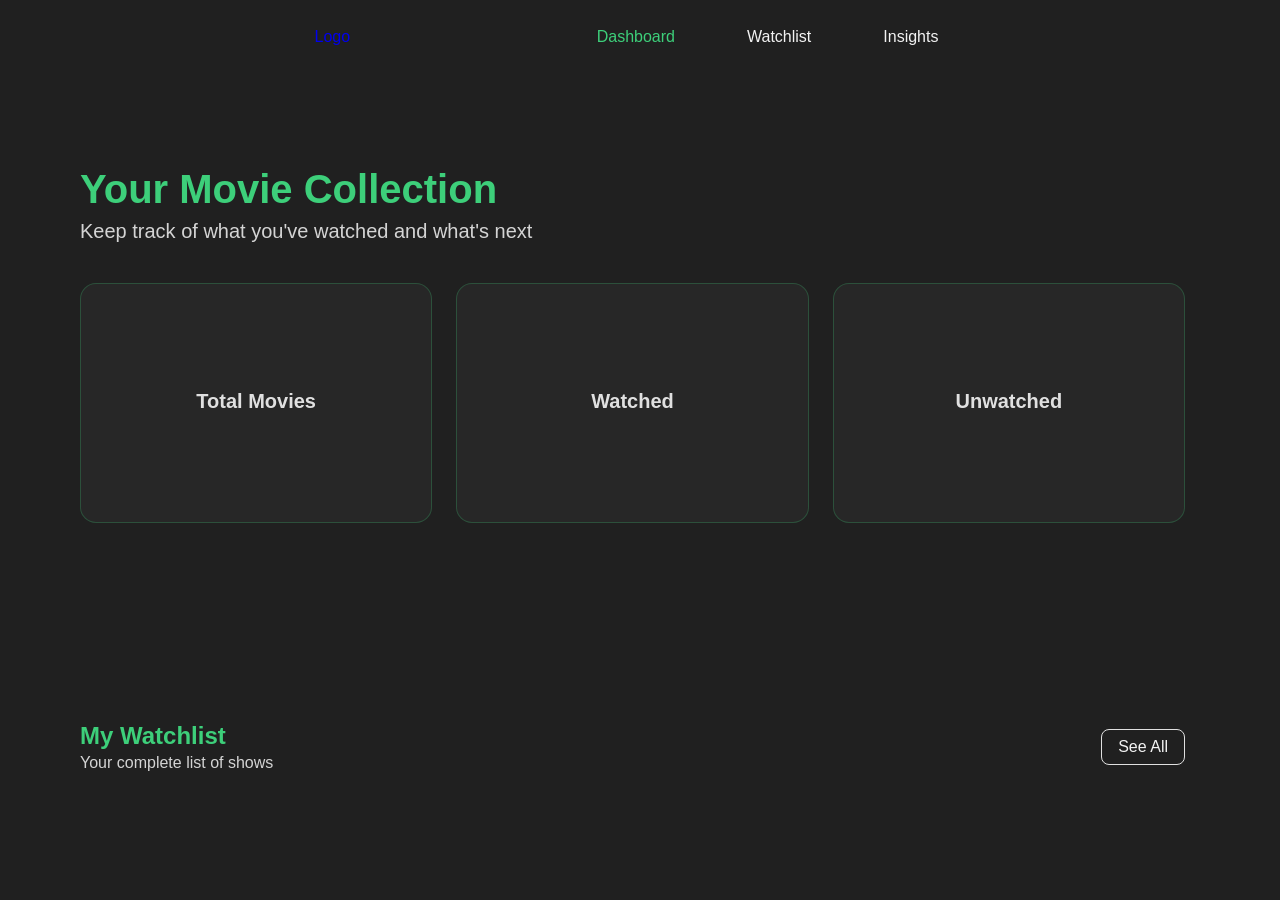
<file: index.html>
<!DOCTYPE html>
<html lang="en">
<head>
    <meta charset="UTF-8">
    <meta name="viewport" content="width=device-width, initial-scale=1.0">
    <link rel = "stylesheet" href = "style.css">
    <title>Movie Watchlist</title>
</head>
<body>
    <main>
        <!-- Navigation Bar-->

        <header>
            <nav id = "navbar" class="navbar">
                <a class = "logo" href = "/">Logo</a>

                <ul class = "nav-menu">
                    <li><a href = "index.html" class = "active">Dashboard</a></li>
                    <li><a href = "watchlist.html">Watchlist</a></li>
                    <li><a href = "insights.html">Insights</a></li>
                </ul>
            </nav>
        </header>

        <!-- Dashboard Section -->

        <section id = "dashboard-section" class = "dashboard-section">
            <div id = "dashboard-container" class = "dashboard-container">
                <div class = "dbstats-block">
                    <div class = "dbtext-block">
                        <h1 class = "dashboard-title">Your Movie Collection</h1>
                        <p class = "dashboard-subtitle">Keep track of what you've watched and what's next</p>
                    </div>

                    <div class = "movie-stats-cards">
                        <article class = "movie-stat-card">
                            <h3>Total Movies</h3>
                            <p class = "home-total-movies"></p>
                        </article>
                        <article class = "movie-stat-card">
                            <h3>Watched</h3>
                            <p class = "home-watched-movies"></p>
                        </article>
                        <article class = "movie-stat-card">
                            <h3>Unwatched</h3>
                            <p class = "home-unwatched-movies"></p>
                        </article>
                    </div>
                </div>
            </div>
        </section>


        <!-- Watchlist Section -->

        <section id = "watchlist-section" class = "watchlist-section">
            <div id = "watchlist-container" class = "watchlist-container">

                <div class="watchlist-content">
                    <div class = "watchlist-header">
                        <h2>My Watchlist</h2>
                        <p class = "wl-subtitle">Your complete list of shows</p>
                    </div>

                    <a href="watchlist.html" class="seeall-btn">
                        See All
                    </a>
                </div>

                <div class="movie-poster-cards" id = "dashboard-movie-cards">
                    <!-- JavaScript generates movie cards here -->
                </div>
            </div>
        </section>
    </main>

    <script src = "script.js"></script>
</body>
</html>
</file>
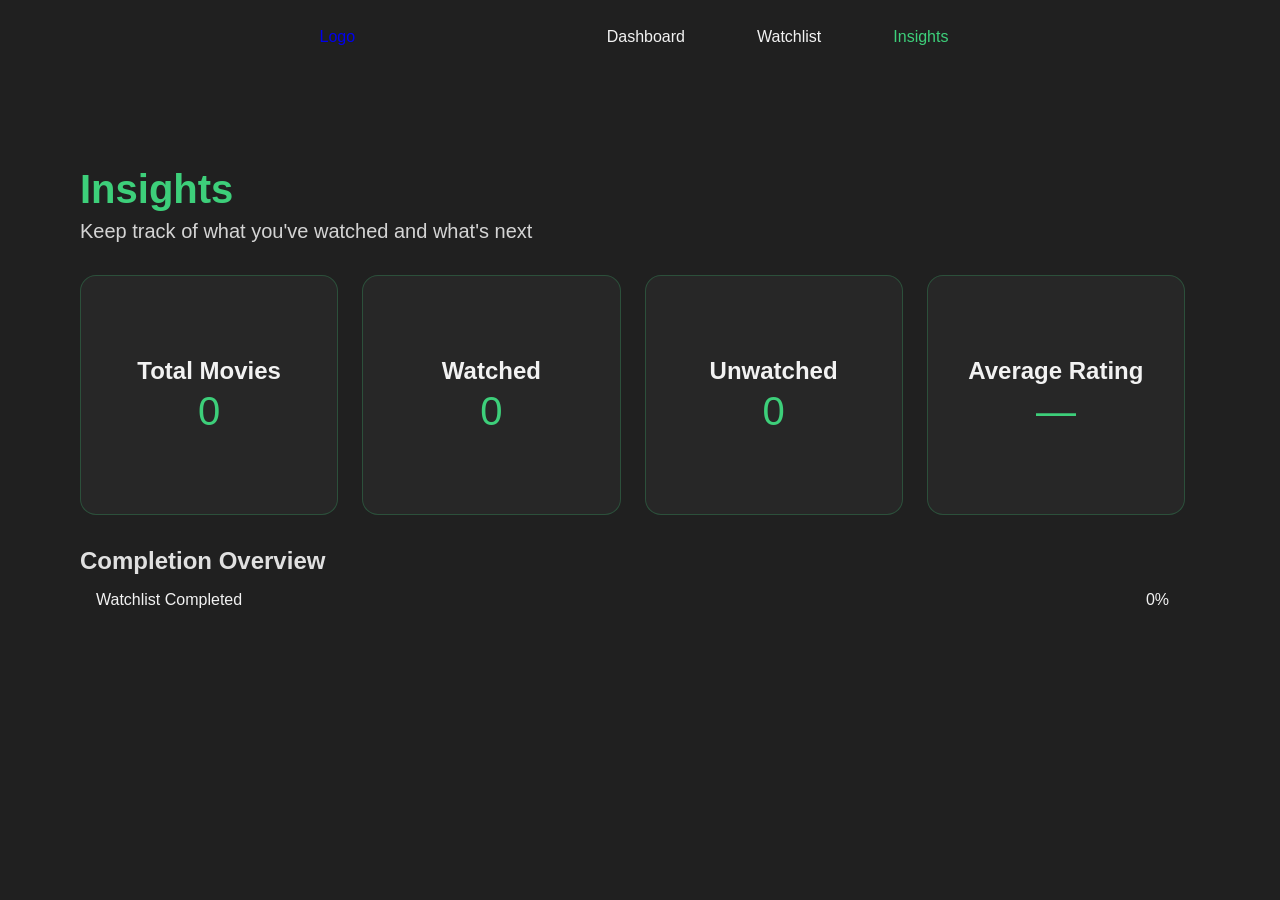
<file: insights.html>
<!DOCTYPE html>
<html lang="en">
<head>
    <meta charset="UTF-8">
    <meta name="viewport" content="width=device-width, initial-scale=1.0">
    <link rel = "stylesheet" href = "style.css">
    <title>Movie Watchlist</title>
</head>
<body>
    <main>
        <!-- Navigation Bar-->

        <header>
            <nav id = "navbar" class="navbar">
                <a class = "logo" href = "/">Logo</a>

                <ul class = "nav-menu">
                    <li><a href = "index.html">Dashboard</a></li>
                    <li><a href = "watchlist.html">Watchlist</a></li>
                    <li><a href = "insights.html" class = "active">Insights</a></li>
                </ul>

            <!--
                <div class = "nav-actions">
                    <button class = "login-btn">Login</button>

                    <button class = "menu-toggle" aria-label="Open Menu">☰</button>
                </div>
            -->

            </nav>
        </header>

        <!-- Insights Page -->
         <section class = "insights-section" id = "insights-section">
            <div class = "insights-container">
                <div class = "insights-title-block">
                    <h1 class = "insights-title">Insights</h1>
                    <p class = "insights-subtitle">Keep track of what you've watched and what's next</p>
                </div>

                <div class = "insights-content">
                    <div class = "movie-stats-cards">
                        <article class = "movie-stat-card">
                            <h2>Total Movies</h2>
                            <p id = "ins-total-movies"></p>
                        </article>

                        <article class = "movie-stat-card">
                            <h2>Watched</h2>
                            <p id = "ins-watched-movies"></p>
                        </article>

                        <article class = "movie-stat-card">
                            <h2>Unwatched</h2>
                            <p id = "ins-unwatched-movies"></p>
                        </article>

                        <article class = "movie-stat-card">
                            <h2>Average Rating</h2>
                            <p id = "ins-average-rating"></p>
                        </article>
                    </div>

                    <div class = "completion-overview">
                        <div class = "completion-title">
                            <h2>Completion Overview</h2>
                        </div>

                        <!--
                        <div class = "completion-stats">
                            <div class = "completion-stat">
                                <span class = "stat-value" id = "total-movies">0</span>
                                <span class = "stat-label">Total Movies</span>
                            </div>
                            <div class = "completion-stat">
                                <span class = "stat-value" id = "watched-movies">0</span>
                                <span class = "stat-label">Watched</span>
                            </div>
                            <div class = "completion-stat">
                                <span class = "stat-value" id = "remaining-movies">0</span>
                                <span class = "stat-label">To Watch</span>
                            </div>
                        </div> -->

                        <div class = "completion-progress">
                            <div class = "progress-header">
                                <span class = "span-wlcmptd">Watchlist Completed</span>
                                <span id = "completion-percentage">0%</span>
                            </div>
                            <div class = "progress-bar">
                                <div class = "progress-fill" id = "progress-fill">
                                </div>
                            </div>
                        </div>
                    </div>
                </div>
            </div>
         </section>
    </main>
    

    <script src = "script.js"></script>
</body>
</html>
</file>
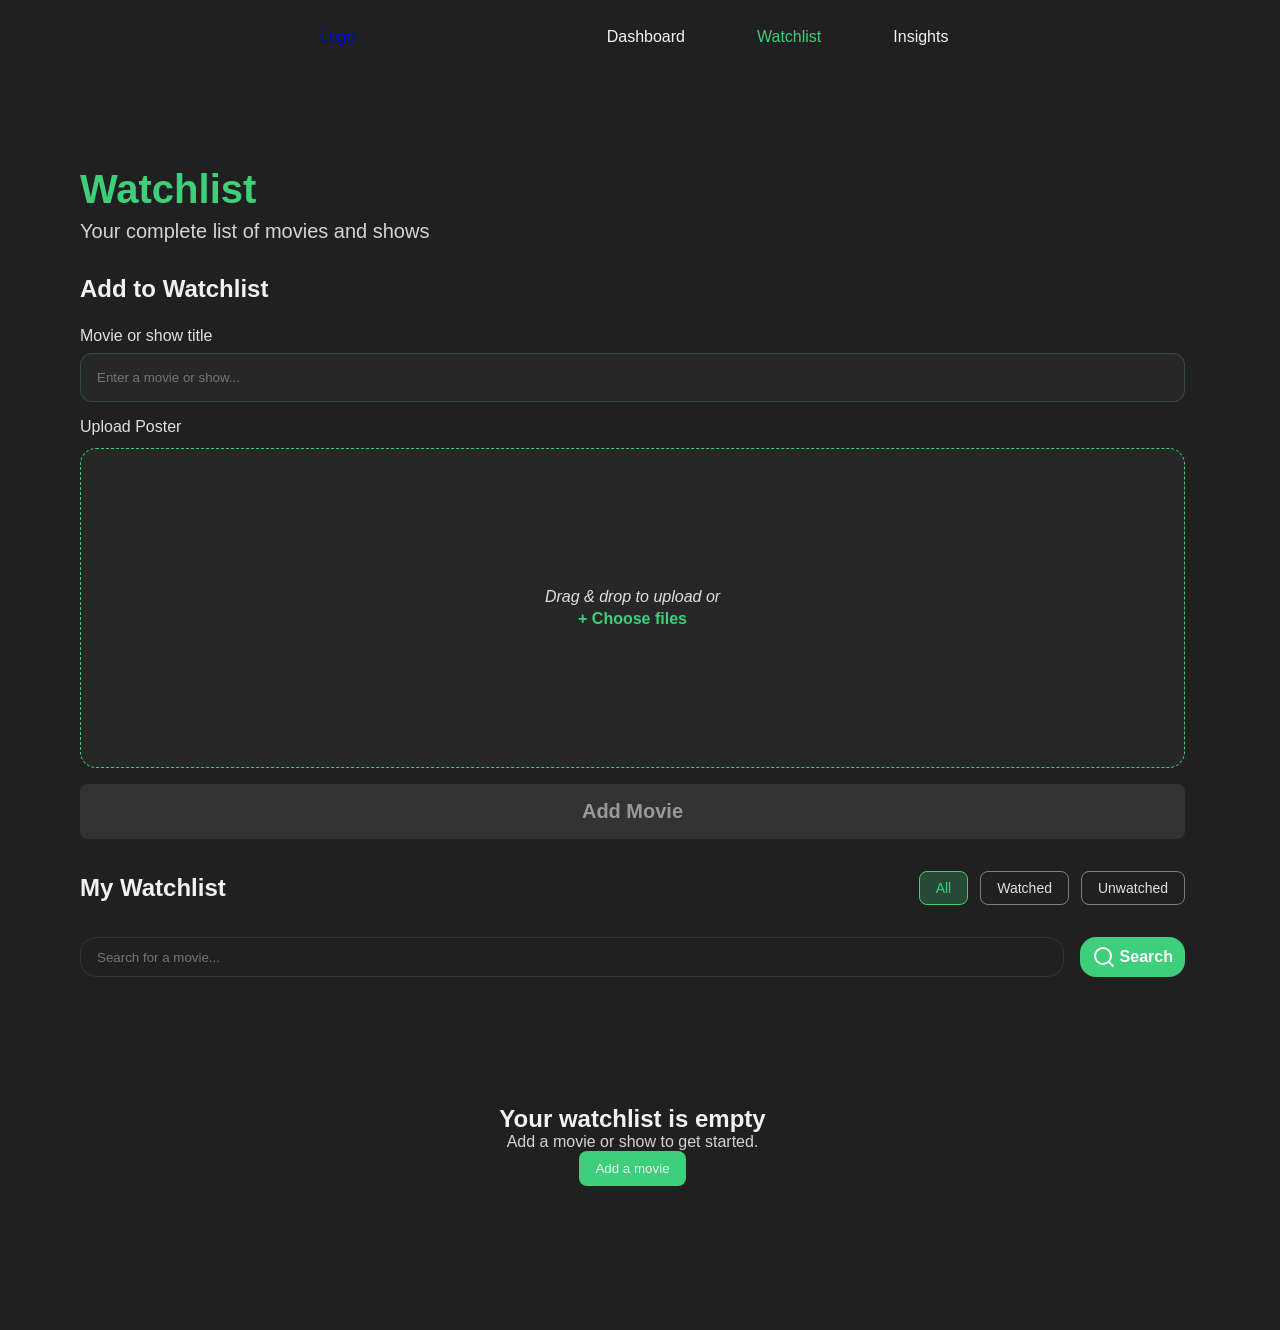
<file: watchlist.html>
<!DOCTYPE html>
<html lang="en">

<head>
    <meta charset="UTF-8">
    <meta name="viewport" content="width=device-width, initial-scale=1.0">

    <title>Watchlist</title>

    <link rel="stylesheet" href="style.css">
</head>

<body>
    <main>
        <header>
            <nav id = "navbar" class="navbar">
                <a class = "logo" href = "/">Logo</a>

                <ul class = "nav-menu">
                    <li><a href = "index.html">Dashboard</a></li>
                    <li><a href = "watchlist.html" class = "active">Watchlist</a></li>
                    <li><a href = "insights.html">Insights</a></li>
                </ul>

                <!-- 
                <div class = "nav-actions">
                    <button class = "login-btn">Login</button>

                    <button class = "menu-toggle" aria-label="Open Menu">☰</button>
                </div> 
                -->
                
            </nav>
        </header>

        <!-- Watchlist Section -->

        <section class="wlpage-section wllist-header" id="watchlist">

            <div class="wlpage-content wlpage-header">
                <h1 class="wl-title">Watchlist</h1>
                <p class="wl-subtitle">
                    Your complete list of movies and shows
                </p>
            </div>

            <div class="wlpage-block">

                <!-- Add Movie -->
                <section class="add-movie" aria-labelledby="add-movie-title">

                    <h2>
                        Add to Watchlist
                    </h2>
                    
                    <form id="add-movie-form" class = "add-movie-form">
                        <div class="movie-input-group">
                            <label for="movie-input">
                                Movie or show title
                            </label>
                            <input
                                type="text"
                                id="movie-input"
                                name="movie"
                                placeholder="Enter a movie or show..."
                                autocomplete="off"
                                required>
                        </div>

                        <div class="poster-input-group">
                            <h3 class = "movie-poster">Upload Poster</h3>
                            
                            <label for="poster-input" class = "poster-upload-box">
                                <span class = "dragdrop-text">Drag &  drop to upload or</span>

                                <span class = "upload-text">+ Choose files</span>
                            </label>

                            <input
                                type="file"
                                id="poster-input"
                                name="poster"
                                accept="image/*"
                            >
                        </div>

                        <button
                            type="submit" class = "add-movie-btn"
                            id="add-movie-btn">
                            Add Movie
                        </button>
                    </form>
                </section>

                <!-- Watchlist Header -->
                <section
                    class="mywatchlist-section"
                    aria-labelledby="watchlist-list-title">

                    <div class="watchlist-content">
                        <h2>
                            My Watchlist
                        </h2>

                        <div
                            class="filters-btn"
                            aria-label="Watchlist filter">

                            <button
                                type="button"
                                class="wl-filtersbtn active"
                                data-filter="all">
                                All
                            </button>

                            <button
                                type="button"
                                class="wl-filtersbtn"
                                data-filter="watched">
                                Watched
                            </button>

                            <button
                                type="button"
                                class="wl-filtersbtn"
                                data-filter="unwatched">
                                Unwatched
                            </button>
                        </div>
                    </div>

                    <!-- Search Bar in Watchlist Section -->

                    <div class = "search-container">

                        <input type = "text" class = "search-bar" name = "search-bar" placeholder="Search for a movie...">

                        <button type = "button" class = "search-btn">
                            <svg 
                                xmlns="http://www.w3.org/2000/svg" width="24" height="24" viewBox="0 0 24 24" fill="none" stroke="currentColor" stroke-width="2" stroke-linecap="round" stroke-linejoin="round" class="search-icon">

                                <path d="m21 21-4.34-4.34"/>
                                
                                <circle cx="11" cy="11" r="8"/>

                            </svg>

                            <p>Search</p>
                            
                        </button>
                    </div>

                    <!-- Movie Cards -->
                    <div
                        class="movie-poster-cards"
                        id="movie-poster-cards"
                        aria-live="polite">
                        <!-- JavaScript generates movie cards here -->
                    </div>

                    <!-- Empty Watchlist -->
                    <div
                        class="watchlist-empty"
                        id="watchlist-empty"
                        hidden>

                        <div class = "watchlist-empty-content">
                            <h2>
                            Your watchlist is empty
                            </h2>
                            <p>
                                Add a movie or show to get started.
                            </p>
                        </div>

                        <div class = "watchlist-empty-button">
                            <button type = "button" id = "empty-add-btn">
                                Add a movie
                            </button>
                        </div>
                    </div>
                </section>
            </div>
        </section>
    </main>

    <script src="script.js"></script>
</body>
</html>
</file>
<file: style.css>
:root
{
    --bg-color: #202020;
    --bgtran-color: #272727;

    --white-color: #ffffff;

    --primary-text: #f2f2f2;
    --secondary-text: #e0e0e0;
    --subtitle-text: #d4d4d4;

    --accent-color: #3dcf7a;
    --acctran-color: #3dcf7a3d;

    --rating-fill-color: #ffec46;
    --rating-hollow-color: #ffe816;

    --warning-color: #c73636;

    --navbar-height: 87px;
}


/* =========================
   Global
========================= */

*,
::before,
::after
{
    margin: 0;
    padding: 0;
    box-sizing: border-box;
}

html
{
    overflow-y: auto;
    scroll-behavior: smooth;
    scrollbar-gutter: stable;
}

body
{
    font-family:
        'Lucida Sans',
        'Lucida Sans Regular',
        'Lucida Grande',
        'Lucida Sans Unicode',
        Verdana,
        sans-serif;

    color: var(--primary-text);
    background-color: var(--bg-color);
}


/* =========================
   Navigation Bar
========================= */

.navbar
{
    display: flex;
    flex-direction: row;
    justify-content: space-evenly;
    align-items: center;

    position: fixed;
    top: 0;
    left: 0;
    z-index: 100;

    width: 100%;
    padding: 1.25rem 5rem;

    background: transparent;

    transition: background-color 0.6s ease;
}

.navbar.sticky
{
    background-color: var(--bg-color);

    box-shadow: 0 4px 10px rgba(46, 109, 77, 0.11);
}

.logo
{
    display: inline-block;

    text-decoration: none;
}

.navbar.sticky .logo
{
    transform: scale(0.9);
}

.nav-menu
{
    display: flex;
    gap: 3.0rem;

    list-style: none;
}

.nav-menu a
{
    display: inline-block;

    padding: 0.5rem 0.75rem;

    color: var(--primary-text);
    background-color: transparent;

    font-size: 1rem;
    text-decoration: none;

    border-radius: 10rem;

    transition:
        color 0.6s ease,
        background-color 0.6s ease,
        padding 0.3s ease,
        font-size 0.1s ease,
        font-weight 0.1s ease;
}

.nav-menu a:hover
{
    padding: 0.5rem 1rem;

    color: var(--accent-color);
    background-color: var(--acctran-color);

    font-weight: 500;
    border-radius: 10rem;
}

.nav-menu .active
{
    font-weight: 500;
    color: var(--accent-color);
}

.login-btn
{
    padding: 0.625rem 1rem;

    color: var(--primary-text);
    background-color: var(--accent-color);

    font-size: 1rem;
    font-weight: 600;

    border: 1px solid transparent;
    border-radius: 0.5rem;

    cursor: pointer;
}

.menu-toggle
{
    display: none;

    color: var(--accent-color);
    background: none;

    font-size: 2rem;

    border: none;

    cursor: pointer;
}


/* =========================
   Dashboard Section
========================= */

.dashboard-section
{
    margin-top: var(--navbar-height);
    padding: 5rem;
}

.dashboard-container
{
    display: flex;
    flex-direction: column;

    gap: 4rem;
}

.dbstats-block
{
    display: flex;
    flex-direction: column;

    gap: 2.5rem;
}

.dbtext-block
{
    display: flex;
    flex-direction: column;

    gap: 0.5rem;
}

.dbtext-block h1
{
    color: var(--accent-color);
    font-size: 2.5rem;
}

.dbtext-block p
{
    color: var(--subtitle-text);
    font-size: 1.25rem;
}

.movie-stats-cards
{
    display: flex;
    flex-direction: row;

    gap: 1.5rem;
}

.movie-stat-card
{
    display: flex;
    flex: 1;
    flex-direction: column;
    justify-content: center;
    align-items: center;

    min-height: 15rem;
    padding: 1.5rem;

    color: var(--primary-text);
    background-color: var(--bgtran-color);

    border: 1px solid var(--acctran-color);
    border-radius: 1rem;

    gap: 0.25rem;

    cursor: pointer;

    transition:
        transform 0.15s ease, 
        background-color 0.2s ease;
}

.movie-stat-card h3
{
    color: var(--secondary-text);
    font-size: 1.25rem;
}

.movie-stat-card p
{
    color: var(--accent-color);
    font-size: 2.5rem;
}

.movie-stat-card:hover
{
    background-color: var(--acctran-color);
    transform: translateY(0.25rem);
}


/* =========================
   Dashboard Watchlist
========================= */

.watchlist-section
{
    margin-top: var(--navbar-height);
    margin-bottom: 2rem;
    padding: 2rem 5rem;
}

.watchlist-container
{
    display: flex;
    flex-direction: column;

    gap: 2rem;
}

.watchlist-content
{
    display: flex;
    justify-content: space-between;
    align-items: center;
}

.watchlist-header
{
    display: flex;
    flex-direction: column;

    gap: 0.25rem;
}

.watchlist-header h2
{
    color: var(--accent-color);
    font-size: 1.5rem;
}

.watchlist-header p
{
    color: var(--subtitle-text);
    font-size: 1rem;
}
.seeall-btn
{
    background-color: transparent;
    border: 1px solid var(--secondary-text);
    color: var(--primary-text);
    
    text-decoration: none;

    padding: 0.5rem 1rem;
    border-radius: 0.5rem;
}

.filters-btn
{
    display: flex;
    flex-direction: row;

    gap: 0.75rem;
}

.filters-btn button
{
    padding: 0.5rem 1rem;

    color: var(--secondary-text);
    background-color: transparent;

    font-size: 0.875rem;

    border: 1px solid #e0e0e07c;
    border-radius: 0.5rem;

    cursor: pointer;

    transition:
        background-color 0.3s ease,
        border-color 0.2s ease,
        color 0.2s ease;
}

.filters-btn button:hover
{
    color: var(--accent-color);
    background-color: var(--acctran-color);

    border-color: var(--accent-color);
}

.dashboard-movie-cards
{
    display: grid;
    grid-template-columns: repeat(4, 1fr);
    gap: 1.25rem;
}


/* =========================
   Watchlist Page
========================= */

.wlpage-section
{
    display: flex;
    flex-direction: column;

    margin-top: var(--navbar-height);
    padding: 5rem;
    gap: 2rem;
}

.wlpage-content
{
    display: flex;
    flex-direction: column;
    justify-content: center;

    gap: 0.5rem;
}

.wlpage-content h1
{
    color: var(--accent-color);
    font-size: 2.5rem;
}

.wlpage-content p
{
    color: var(--subtitle-text);
    font-size: 1.25rem;
}

.wlpage-block
{
    display: flex;
    flex-direction: column;

    gap: 2rem;
}




/* =========================
   Add Movie
========================= */

.add-movie
{
    display: flex;
    flex-direction: column;

    gap: 1.5rem;
}

.add-movie-form
{
    display: flex;
    flex-direction: column;

    gap: 1rem;
}

.movie-input-group
{
    display: flex;
    flex-direction: column;

    gap: 0.5rem;
}

.movie-input-group label
{
    color: var(--secondary-text);

    font-size: 1rem;
    font-weight: 500;
}

.movie-input-group input
{
    width: 100%;
    padding: 1rem;

    color: var(--primary-text);
    background-color: var(--bgtran-color);

    border: 1px solid var(--acctran-color);
    border-radius: 0.75rem;

    outline: none;
}

.movie-input-group input:focus
{
    border-color: var(--accent-color);
}


/* =========================
   Poster Upload
========================= */

.poster-input-group
{
    display: flex;
    flex-direction: column;

    gap: 0.75rem;
}

.movie-poster
{
    color: var(--secondary-text);

    font-size: 1rem;
    font-weight: 500;
}

.poster-upload-box
{
    display: flex;
    flex-direction: column;
    justify-content: center;
    align-items: center;

    height: 20rem;
    padding: 3rem;

    color: var(--secondary-text);
    background-color: var(--bgtran-color);

    border: 1px dashed var(--accent-color);
    border-radius: 1rem;

    gap: 0.25rem;

    cursor: pointer;

    transition: background-color 0.3s ease;
}

.poster-upload-box:hover
{
    background-color: #3333333d;
}

.dragdrop-text
{
    color: var(--secondary-text);

    font-size: 1rem;
    font-style: italic;
}

.upload-text
{
    color: var(--accent-color);

    font-size: 1rem;
    font-weight: 600;
}

#poster-input
{
    display: none;
}


/* =========================
   Add Movie Button
========================= */

.add-movie-btn
{
    display: block;

    width: 100%;
    padding: 1rem 0;

    color: var(--primary-text);
    background-color: var(--accent-color);

    font-size: 1.25rem;
    font-weight: 600;

    border: none;
    border-radius: 0.5rem;

    cursor: pointer;

    transition:
        background-color 0.2s ease,
        transform 0.2s ease;
}

.add-movie-btn:hover
{
    transform: translateY(-0.1rem);
}

.add-movie-btn:disabled
{
    color: #999999;
    background-color: #333333;
    cursor: not-allowed;
}

/* =========================
   My Watchlist
========================= */

.mywatchlist-section
{
    display: flex;
    flex-direction: column;

    gap: 2rem;
}

.mywatchlist-section .watchlist-content
{
    display: flex;
    justify-content: space-between;
    align-items: center;
}

.wl-filtersbtn
{
    padding: 0.5rem 1rem;

    color: var(--secondary-text);
    background-color: transparent;

    font-size: 0.875rem;

    border: 1px solid #e0e0e07c;
    border-radius: 0.5rem;

    cursor: pointer;

    transition:
        background-color 0.3s ease,
        border-color 0.2s ease,
        color 0.2s ease;
}

.wl-filtersbtn:hover,
.wl-filtersbtn.active
{
    color: var(--accent-color);
    background-color: var(--acctran-color);

    border-color: var(--accent-color);
}

.movie-poster-cards
{
    display: grid;
    grid-template-columns: repeat(4, 1fr);
    gap: 2.25rem;

    align-items: start;
}

/* =========================
   Add Movie Button
========================= */

.search-container
{
    display: flex;
    flex-direction: row;

    align-items: stretch;
    gap: 1rem;

    width: 100%;
}

.search-bar
{
    flex: 9;

    background-color: transparent;
    border: 1px solid #333333;

    border-radius: 1rem;
    padding: 0.5rem 1rem;
    cursor: pointer;

    transition: color 0.3s ease, transform 0.3s ease;
}
.search-bar:hover
{
    border: 1px solid var(--acctran-color);
    cursor: text;
}
.search-bar:focus
{
    border: 1px solid var(--accent-color);
    color: var(--white-color);
    outline: none;
}

.search-btn
{
    display: flex;
    flex-direction: row;

    flex: 1;
    white-space: nowrap;

    justify-content: center;
    align-items: center;

    color: var(--white-color);
    background-color: var(--accent-color);

    border-radius: 1rem;
    padding: 0.5rem 0;
    gap: 0.25rem;

    border: transparent;
    cursor: pointer;
}
.search-btn p
{
    font-size: 1rem;
    font-weight: 600;
}

/* =========================
   Movie Cards
========================= */

.movie-poster-card
{
    display: flex;
    flex-direction: column;

    flex: 1;
    min-width: 15rem;

    overflow: hidden;

    background-color: var(--bgtran-color);

    border: 1px solid var(--acctran-color);
    border-radius: 1rem;
}

.movie-card
{
    display: flex;
    flex-direction: column;

    padding: 0.75rem;

    background-color: #272727;
    border: 1px solid #333333;
    border-radius: 1rem;

    gap: 0.5rem;
}

.movie-card h2
{
    font-size: 1.25rem;
}

.movie-card img
{
    width: 100%;
    height: 15rem;

    aspect-ratio: 3/4;
    object-fit: cover;

    border-radius: 0.5rem;
    display: block;

    overflow: hidden;
}

.movie-text-content
{
    display: flex;
    flex-direction: column;

    gap: 0.75rem;
}

.movie-description
{
    display: flex;
    flex-direction: column;

    gap: 0rem;
}

.movie-title
{
    color: var(--primary-text);

    font-size: 1.1rem;
}

.movie-info
{
    display: flex;
    flex-direction: row;

    justify-content: space-between;
    align-items: center;

    gap: 1rem;
}

.movie-status
{

    font-size: 1rem;
    font-size: 400;
    
    color: var(--secondary-text);
    width: auto;
}

.movie-rating
{
    min-width: 8rem;
    color: var(--accent-color);
    cursor: pointer;

    justify-content: center;
}

.rating-star
{
    border: none;
    background: transparent;
    padding: 0;

    font-size: 1.25rem;
    line-height: 1;

    cursor: pointer;
    color: var(--rating-fill-color);

    transition: color 0.4s ease, transform 0.2s ease;
}
.rating-star:hover
{
    color: var(--rating-hollow-color);
    transform: scale(1.2);
}
.rating-star:focus
{
    outline: none;
}
.rating-star:active
{
    transform: scale(0.85);
}

.movie-actions
{
    display: flex;
    flex-direction: row;
    justify-content: space-between;
}

.watch-btn
{
    background-color: transparent;
    color: var(--accent-color);
    border: 1px solid var(--accent-color);

    font-size: 1rem;
    font-weight: 600;
    border-radius: 0.5rem;
    padding: 0.75rem 0.75rem;

    cursor: pointer;
    transition: color 0.4s ease, transform 0.4s ease;
}
.watch-btn:hover
{
    background-color: var(--accent-color);
    color: var(--white-color);

    transform: scale(0.95);
}

.delete-btn
{
    color: var(--warning-color);
    background-color: transparent;

    font-size: 1rem;
    font-weight: 600;

    border: 1px solid var(--warning-color);
    border-radius: 0.5rem;
    padding: 0.5rem 0.75rem;

    cursor: pointer;
    transition: color 0.4s ease, transform 0.4s ease;
}
.delete-btn:hover
{
    background-color: var(--warning-color);
    color: var(--white-color);

    transform: scale(0.95);
}

/* =========================
   Empty Watchlist
========================= */

.watchlist-empty
{
    display: flex;
    flex-direction: column;
    justify-content: center;
    align-items: center;

    padding: 4rem 2rem;

    text-align: center;

    gap: 1rem;
}

.watchlist-empty[hidden]
{
    display: none;
}

.watchlist-empty h2
{
    color: var(--primary-text);
}

.watchlist-empty p
{
    color: var(--subtitle-text);
}

#empty-add-btn
{
    padding: 0.625rem 1rem;

    color: var(--primary-text);
    background-color: var(--accent-color);

    border: none;
    border-radius: 0.5rem;

    cursor: pointer;
}

/* =========================
   Insights Page
========================= */

.insights-section
{
    margin-top: var(--navbar-height);
    padding: 5rem;
}

.insights-container
{
    display: flex;
    flex-direction: column;

    gap: 2rem;
}

.insights-title-block
{
    display: flex;
    flex-direction: column;
    gap: 0.5rem;
}

.insights-title-block h1
{
    font-size: 2.5rem;
    color: var(--accent-color);
}
.insights-title-block p
{
    font-size: 1.25rem;
    color: var(--subtitle-text);
}

/* movie-stat-card is in dashboard section */

.insights-content
{
    display: flex;
    flex-direction: column;
    gap: 2rem;
}

.completion-overview
{
    display: flex;
    flex-direction: column;

    gap: 1rem;
}

.completion-title h2
{
    font-size: 1.5rem;
    color: var(--secondary-text);
}

.progress-header
{
    display: flex;
    flex-direction: row;
    justify-content: space-between;

    padding: 0 1rem;
}

.span-wlcmptd
{
    font-size: 1rem;
    color: var(--primary-text);
}


/* =========================
   Responsive Page
========================= */
</file>
